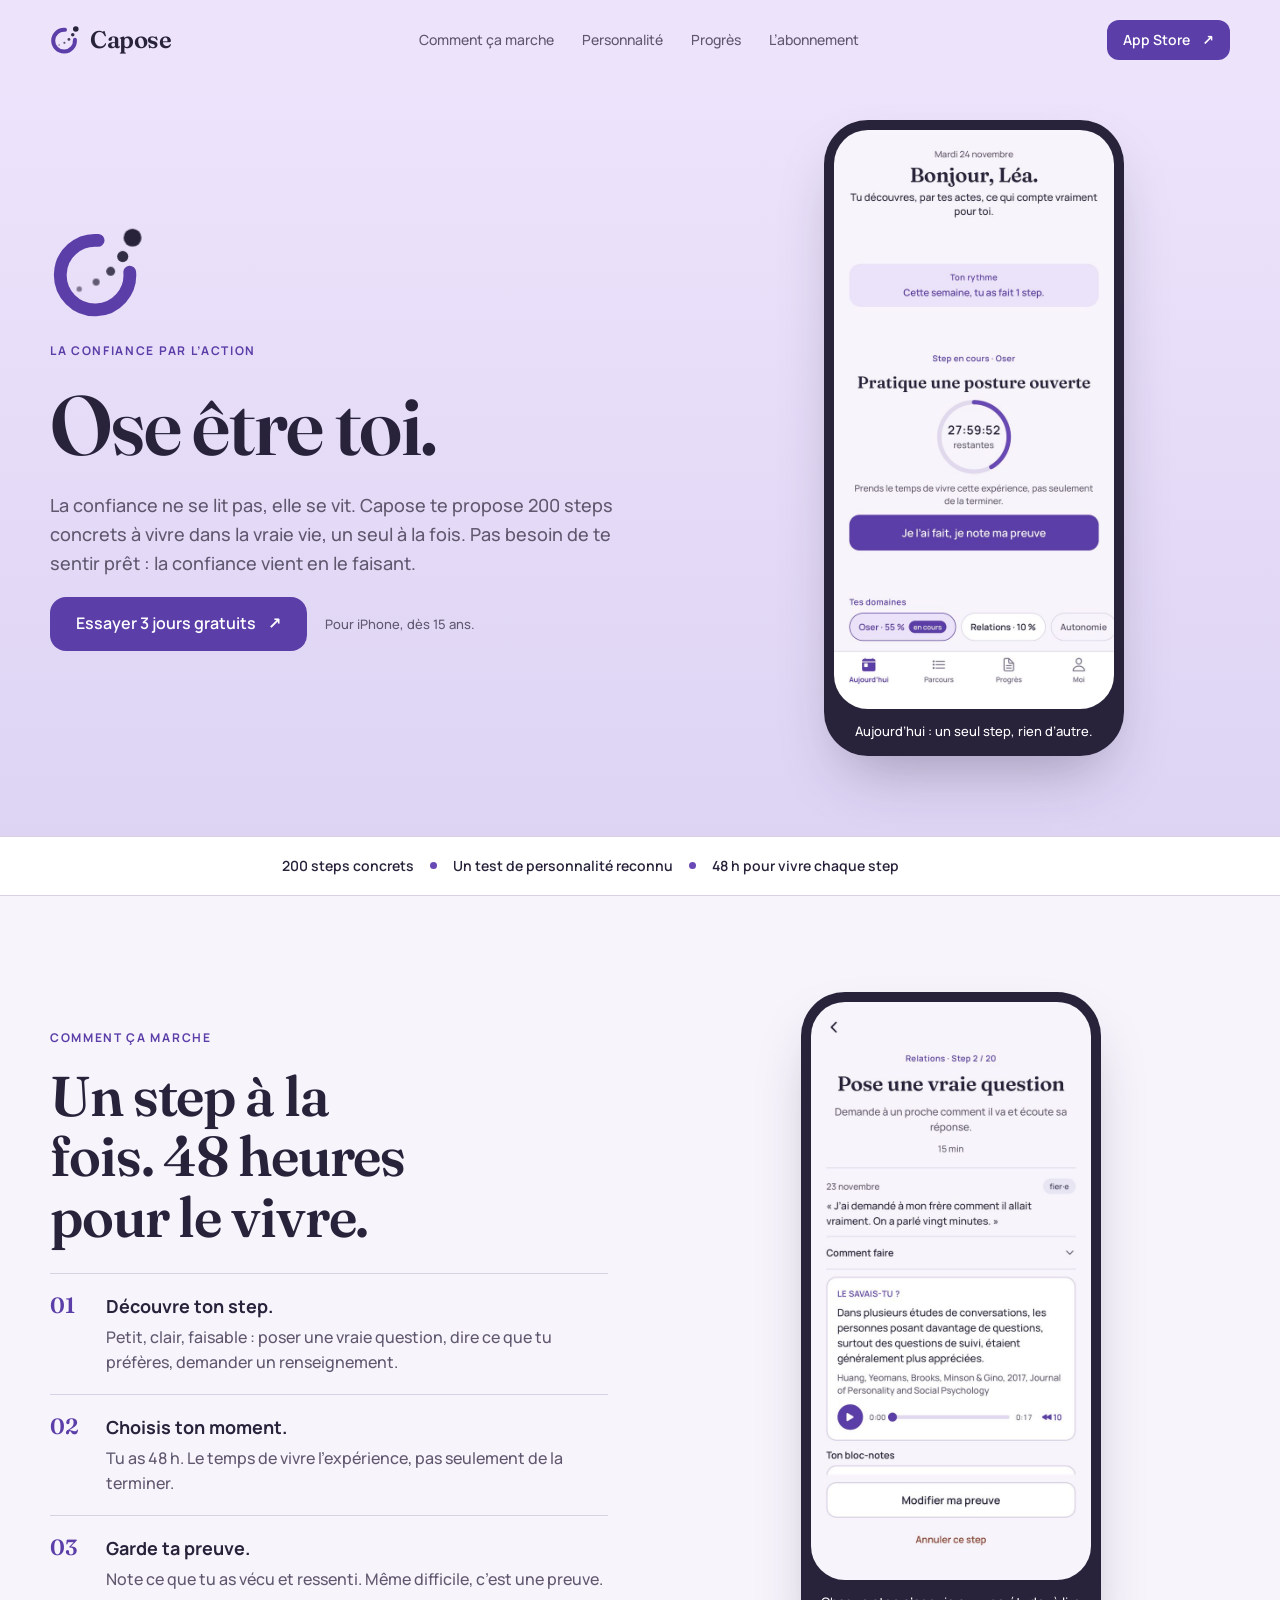
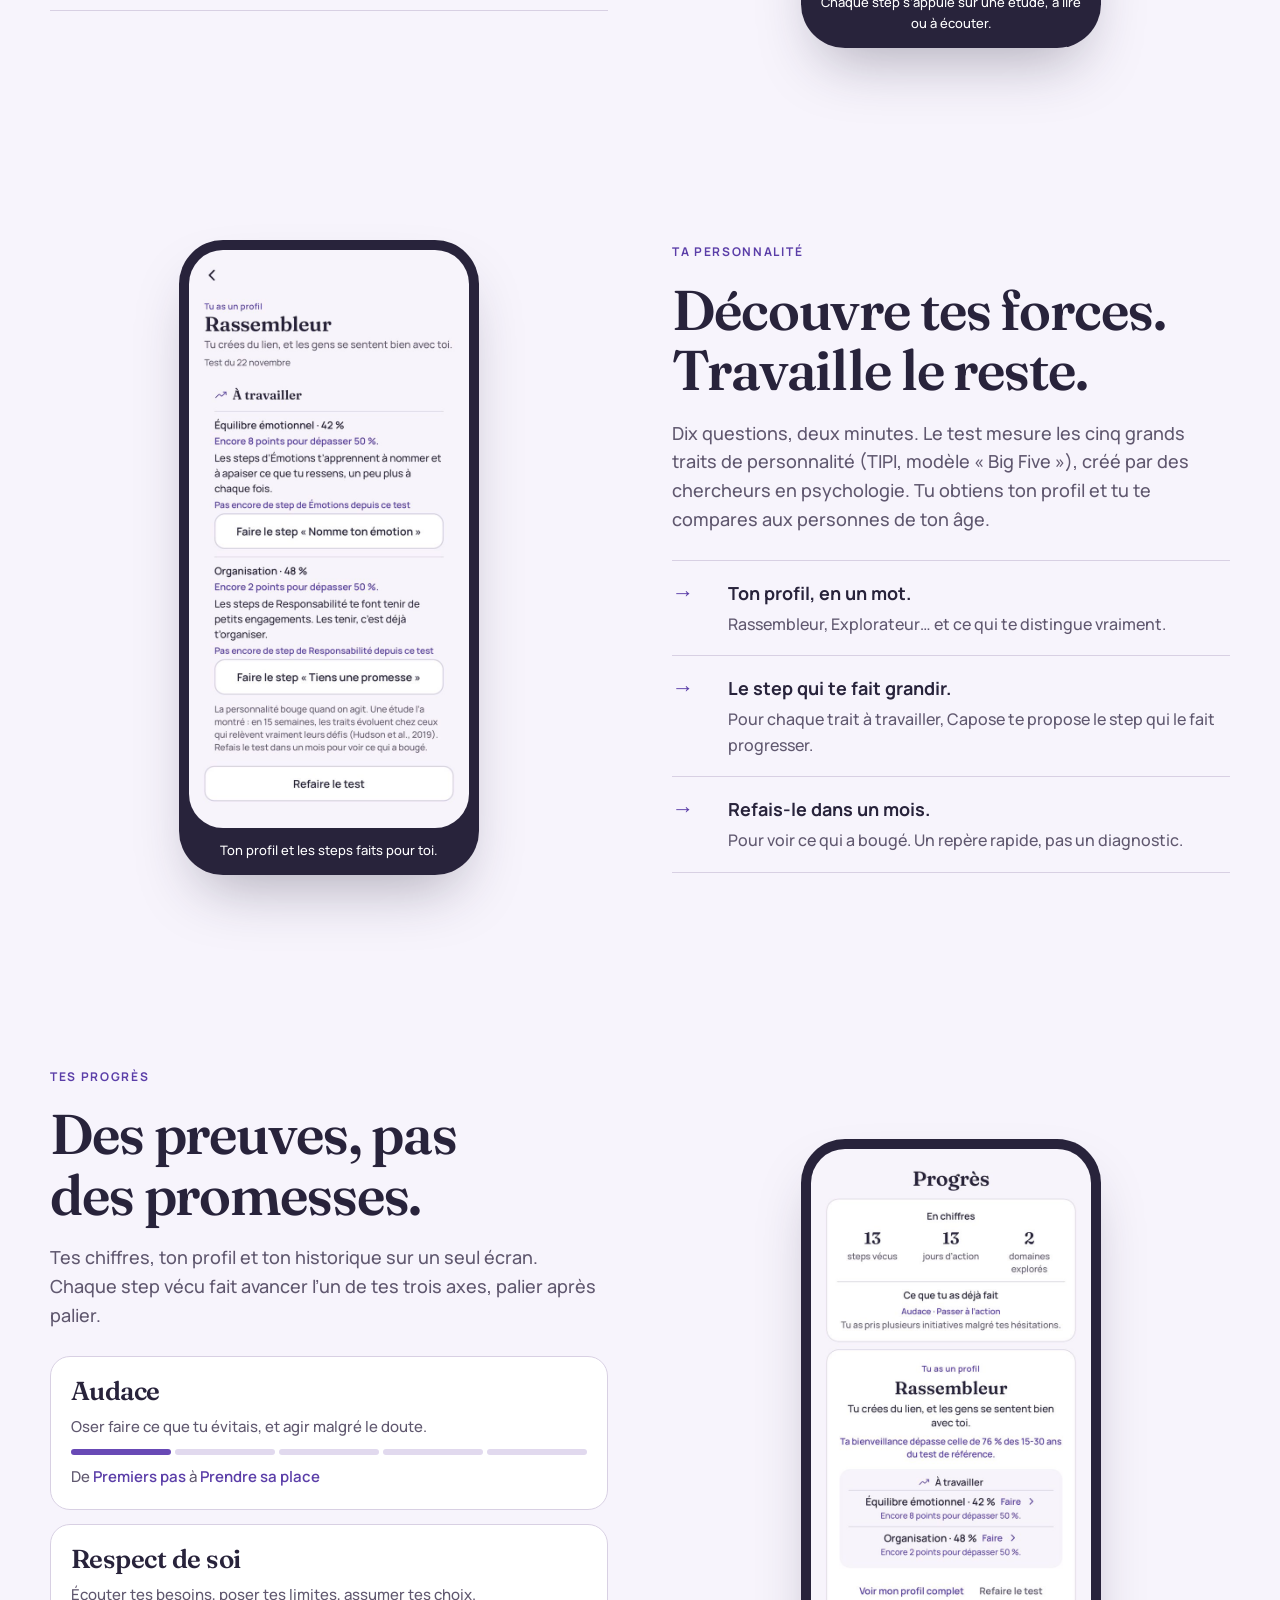
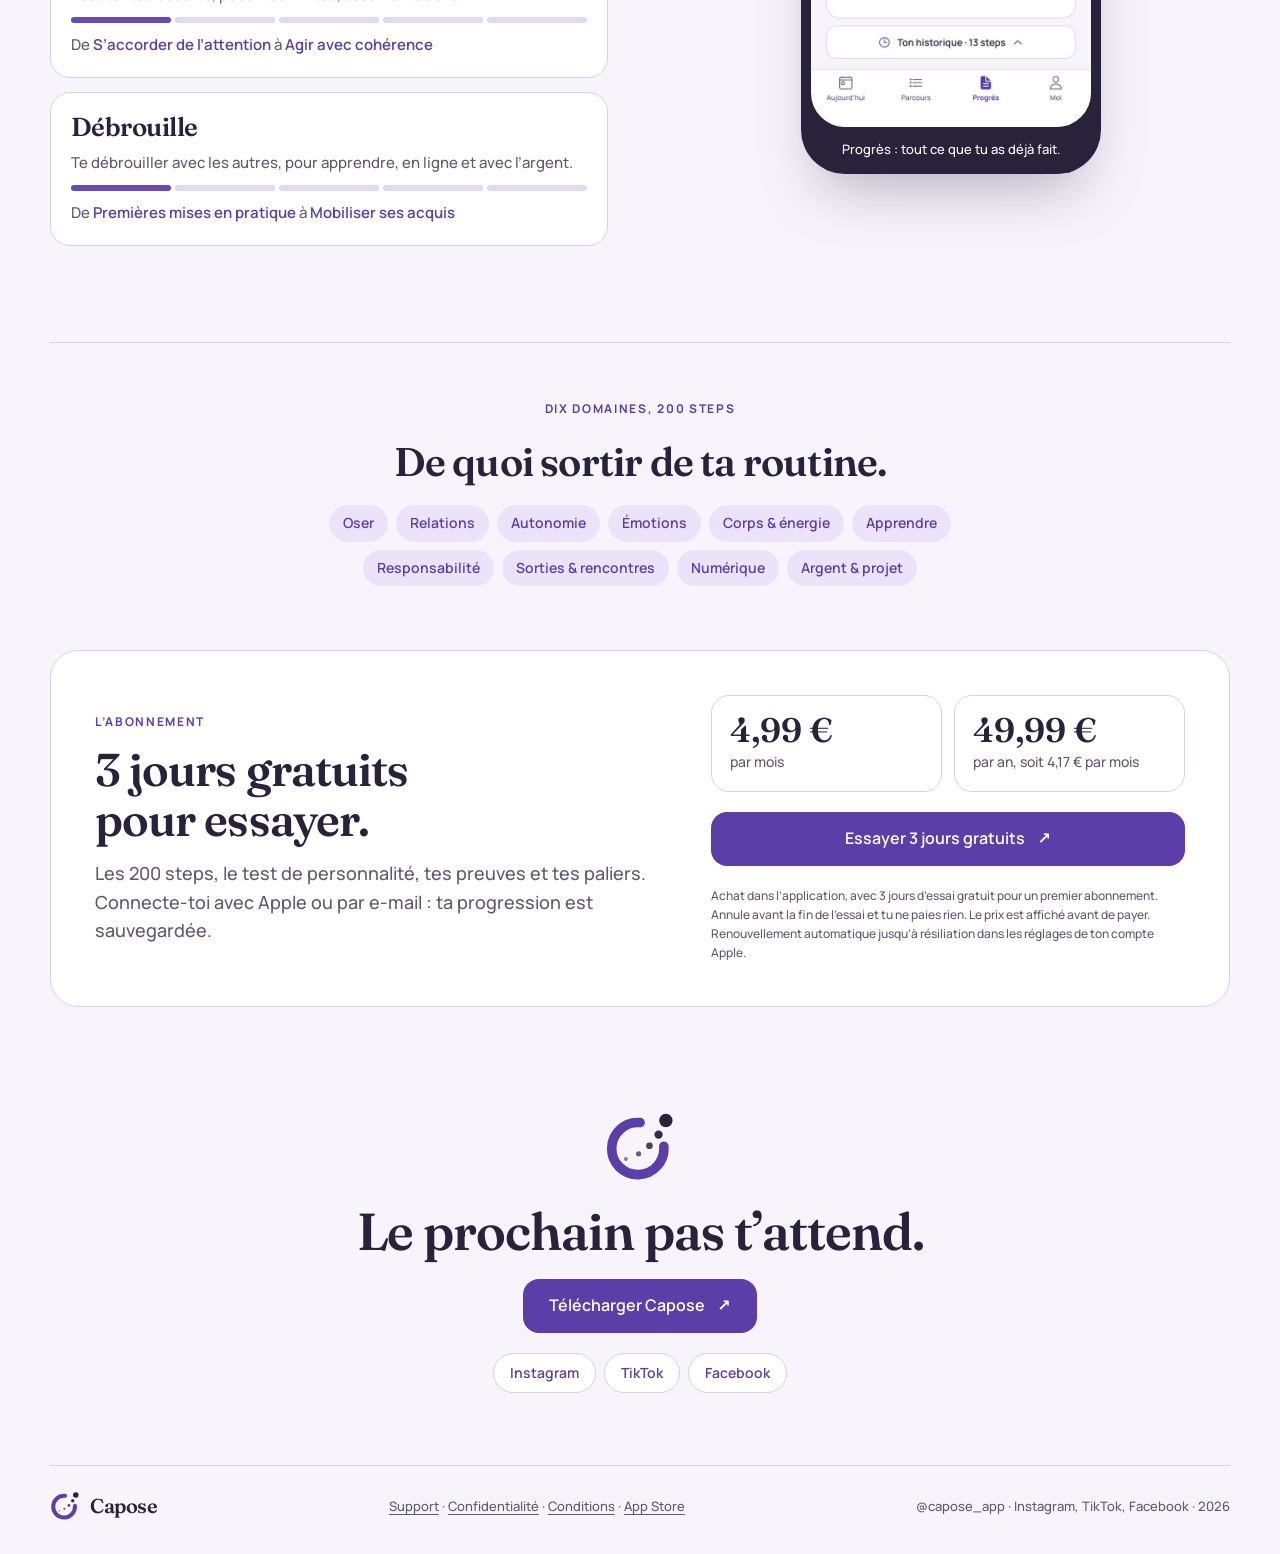
<file: index.html>
<!doctype html>
<html lang="fr"><head><meta charset="utf-8"><meta name="viewport" content="width=device-width,initial-scale=1"><title>Capose · Ose être toi</title><meta name="description" content="Capose : la confiance par l’action. 200 steps concrets à vivre dans la vraie vie, un test de personnalité reconnu par la recherche, et tes preuves gardées. Pour iPhone, 3 jours gratuits."><meta name="theme-color" content="#ede3fb"><link rel="canonical" href="https://capose.net/"><meta property="og:type" content="website"><meta property="og:url" content="https://capose.net/"><meta property="og:title" content="Capose · Ose être toi"><meta property="og:description" content="200 steps concrets à vivre dans la vraie vie, un seul à la fois. 3 jours gratuits sur l’App Store."><meta property="og:image" content="https://capose.net/assets/capose-icon.png"><meta name="apple-itunes-app" content="app-id=6814991490"><link rel="icon" href="data:image/svg+xml,%3Csvg xmlns='http://www.w3.org/2000/svg' viewBox='170 170 690 690'%3E%3Cpath d='M743 508.2A250 250 0 1 1 515.8 281' stroke='%235B3EA8' stroke-width='92' stroke-linecap='round' fill='none'/%3E%3Ccircle cx='763' cy='261' r='64' fill='%2328233B'/%3E%3C/svg%3E"><link rel="apple-touch-icon" href="assets/capose-icon.png"><link rel="preconnect" href="https://fonts.googleapis.com"><link rel="preconnect" href="https://fonts.gstatic.com" crossorigin><link rel="stylesheet" href="style.css"></head>
<body>
<svg width="0" height="0" style="position:absolute" aria-hidden="true"><symbol id="mark" viewBox="170 170 690 690"><path d="M743 508.2A250 250 0 1 1 515.8 281" stroke="#5B3EA8" stroke-width="92" stroke-linecap="round" fill="none"/><circle cx="380" cy="630" r="19" fill="#28233B" opacity=".55"/><circle cx="501.4" cy="580.7" r="25" fill="#28233B" opacity=".7"/><circle cx="605.8" cy="502.8" r="32" fill="#28233B" opacity=".85"/><circle cx="692.9" cy="396.2" r="40" fill="#28233B" opacity=".95"/><circle cx="763" cy="261" r="64" fill="#28233B"/></symbol></svg>
<a href="#contenu" class="skip">Aller au contenu</a>
<div class="top-band">
<header class="nav wrap"><a href="./" class="logo" aria-label="Capose, accueil"><svg aria-hidden="true"><use href="#mark"/></svg>Capose</a><nav aria-label="Navigation principale"><a href="#comment">Comment ça marche</a><a href="#personnalite">Personnalité</a><a href="#progres">Progrès</a><a href="#abonnement">L’abonnement</a></nav><a class="button small" href="https://apps.apple.com/fr/app/capose/id6814991490?pt=129487594&amp;ct=site&amp;mt=8">App Store <span aria-hidden="true">↗</span></a></header>
</div>
<main id="contenu">
<div class="hero-band">
<section class="hero wrap">
<div class="hero-copy">
<svg class="motif" viewBox="170 170 690 690" aria-hidden="true"><path class="arc" pathLength="1" d="M743 508.2A250 250 0 1 1 515.8 281" stroke="#5B3EA8" stroke-width="92" stroke-linecap="round" fill="none"/><circle class="dot d1" cx="380" cy="630" r="19" fill="#28233B" opacity=".55"/><circle class="dot d2" cx="501.4" cy="580.7" r="25" fill="#28233B" opacity=".7"/><circle class="dot d3" cx="605.8" cy="502.8" r="32" fill="#28233B" opacity=".85"/><circle class="dot d4" cx="692.9" cy="396.2" r="40" fill="#28233B" opacity=".95"/><circle class="dot d5" cx="763" cy="261" r="64" fill="#28233B"/></svg>
<p class="eyebrow">La confiance par l’action</p>
<h1>Ose être toi.</h1>
<p class="lead">La confiance ne se lit pas, elle se vit. Capose te propose 200 steps concrets à vivre dans la vraie vie, un seul à la fois. Pas besoin de te sentir prêt : la confiance vient en le faisant.</p>
<div class="actions"><a class="button" href="https://apps.apple.com/fr/app/capose/id6814991490?pt=129487594&amp;ct=site&amp;mt=8">Essayer 3 jours gratuits <span aria-hidden="true">↗</span></a><span class="micro">Pour iPhone, dès 15 ans.</span></div>
</div>
<figure class="phone"><img src="assets/capose-aujourdhui.jpg" width="640" height="1322" alt="L’onglet Aujourd’hui de Capose : « Bonjour, Léa. », ton rythme de la semaine, et le step en cours « Pratique une posture ouverte » avec 27 h 59 restantes."><figcaption>Aujourd’hui : un seul step, rien d’autre.</figcaption></figure>
</section>
</div>
<div class="strip"><ul class="wrap"><li>200 steps concrets</li><li>Un test de personnalité reconnu</li><li>48 h pour vivre chaque step</li></ul></div>

<section id="comment" class="section wrap">
<div class="section-copy">
<p class="eyebrow">Comment ça marche</p>
<h2>Un step à la fois. 48&nbsp;heures pour le vivre.</h2>
<ol class="how">
<li><b>01</b><strong>Découvre ton step.</strong><span>Petit, clair, faisable : poser une vraie question, dire ce que tu préfères, demander un renseignement.</span></li>
<li><b>02</b><strong>Choisis ton moment.</strong><span>Tu as 48 h. Le temps de vivre l’expérience, pas seulement de la terminer.</span></li>
<li><b>03</b><strong>Garde ta preuve.</strong><span>Note ce que tu as vécu et ressenti. Même difficile, c’est une preuve.</span></li>
</ol>
</div>
<figure class="phone"><img src="assets/capose-step.jpg" width="640" height="1322" loading="lazy" alt="Le step « Pose une vraie question » dans Capose, avec la preuve notée le 23 novembre et la carte « Le savais-tu ? » qui cite une étude, à écouter."><figcaption>Chaque step s’appuie sur une étude, à lire ou à écouter.</figcaption></figure>
</section>

<section id="personnalite" class="section flip wrap">
<div class="section-copy">
<p class="eyebrow">Ta personnalité</p>
<h2>Découvre tes forces. Travaille le reste.</h2>
<p class="lead">Dix questions, deux minutes. Le test mesure les cinq grands traits de personnalité (TIPI, modèle « Big Five »), créé par des chercheurs en psychologie. Tu obtiens ton profil et tu te compares aux personnes de ton âge.</p>
<ul class="how">
<li><b>→</b><strong>Ton profil, en un mot.</strong><span>Rassembleur, Explorateur… et ce qui te distingue vraiment.</span></li>
<li><b>→</b><strong>Le step qui te fait grandir.</strong><span>Pour chaque trait à travailler, Capose te propose le step qui le fait progresser.</span></li>
<li><b>→</b><strong>Refais-le dans un mois.</strong><span>Pour voir ce qui a bougé. Un repère rapide, pas un diagnostic.</span></li>
</ul>
</div>
<figure class="phone"><img src="assets/capose-profil.jpg" width="640" height="1322" loading="lazy" alt="Le profil de personnalité « Rassembleur » dans Capose, avec les traits à travailler, Équilibre émotionnel 42 % et Organisation 48 %, et le step proposé pour chacun."><figcaption>Ton profil et les steps faits pour toi.</figcaption></figure>
</section>

<section id="progres" class="section wrap">
<div class="section-copy">
<p class="eyebrow">Tes progrès</p>
<h2>Des preuves, pas des promesses.</h2>
<p class="lead">Tes chiffres, ton profil et ton historique sur un seul écran. Chaque step vécu fait avancer l’un de tes trois axes, palier après palier.</p>
<ul class="axes">
<li class="axis"><h3>Audace</h3><p>Oser faire ce que tu évitais, et agir malgré le doute.</p><div class="bar" aria-hidden="true"><i class="on"></i><i></i><i></i><i></i><i></i></div><p class="range">De <em>Premiers pas</em> à <em>Prendre sa place</em></p></li>
<li class="axis"><h3>Respect de soi</h3><p>Écouter tes besoins, poser tes limites, assumer tes choix.</p><div class="bar" aria-hidden="true"><i class="on"></i><i></i><i></i><i></i><i></i></div><p class="range">De <em>S’accorder de l’attention</em> à <em>Agir avec cohérence</em></p></li>
<li class="axis"><h3>Débrouille</h3><p>Te débrouiller avec les autres, pour apprendre, en ligne et avec l’argent.</p><div class="bar" aria-hidden="true"><i class="on"></i><i></i><i></i><i></i><i></i></div><p class="range">De <em>Premières mises en pratique</em> à <em>Mobiliser ses acquis</em></p></li>
</ul>
</div>
<figure class="phone"><img src="assets/capose-progres.jpg" width="640" height="1322" loading="lazy" alt="L’onglet Progrès de Capose : 13 steps vécus, 13 jours d’action, 2 domaines explorés, le profil Rassembleur et l’historique."><figcaption>Progrès : tout ce que tu as déjà fait.</figcaption></figure>
</section>

<section class="domains wrap">
<p class="eyebrow">Dix domaines, 200 steps</p>
<h2>De quoi sortir de ta routine.</h2>
<ul class="chips"><li>Oser</li><li>Relations</li><li>Autonomie</li><li>Émotions</li><li>Corps &amp; énergie</li><li>Apprendre</li><li>Responsabilité</li><li>Sorties &amp; rencontres</li><li>Numérique</li><li>Argent &amp; projet</li></ul>
</section>

<section id="abonnement" class="wrap offer">
<div class="offer-copy">
<p class="eyebrow">L’abonnement</p>
<h2>3 jours gratuits pour essayer.</h2>
<p class="lead">Les 200 steps, le test de personnalité, tes preuves et tes paliers. Connecte-toi avec Apple ou par e-mail : ta progression est sauvegardée.</p>
</div>
<div class="prices"><p class="price"><strong>4,99 €</strong><span>par mois</span></p><p class="price"><strong>49,99 €</strong><span>par an, soit 4,17 € par mois</span></p></div>
<a class="button" href="https://apps.apple.com/fr/app/capose/id6814991490?pt=129487594&amp;ct=site&amp;mt=8">Essayer 3 jours gratuits <span aria-hidden="true">↗</span></a>
<small>Achat dans l’application, avec 3 jours d’essai gratuit pour un premier abonnement. Annule avant la fin de l’essai et tu ne paies rien. Le prix est affiché avant de payer. Renouvellement automatique jusqu’à résiliation dans les réglages de ton compte Apple.</small>
</section>

<section class="closing wrap">
<svg class="motif" aria-hidden="true"><use href="#mark"/></svg>
<h2>Le prochain pas t’attend.</h2>
<a class="button" href="https://apps.apple.com/fr/app/capose/id6814991490?pt=129487594&amp;ct=site&amp;mt=8">Télécharger Capose <span aria-hidden="true">↗</span></a>
<nav class="social" aria-label="Capose sur les réseaux"><a href="https://www.instagram.com/capose_app/">Instagram</a><a href="https://www.tiktok.com/@capose_app">TikTok</a><a href="https://www.facebook.com/profile.php?id=61595583734431">Facebook</a></nav>
</section>
</main>

<footer class="wrap footer"><a href="./" class="logo"><svg aria-hidden="true"><use href="#mark"/></svg>Capose</a><nav aria-label="Informations légales"><a href="support.html">Support</a> · <a href="privacy.html">Confidentialité</a> · <a href="terms.html">Conditions</a> · <a href="https://apps.apple.com/fr/app/capose/id6814991490?pt=129487594&amp;ct=site&amp;mt=8">App Store</a></nav><span>@capose_app · Instagram, TikTok, Facebook · 2026</span></footer>
</body></html>
</file>
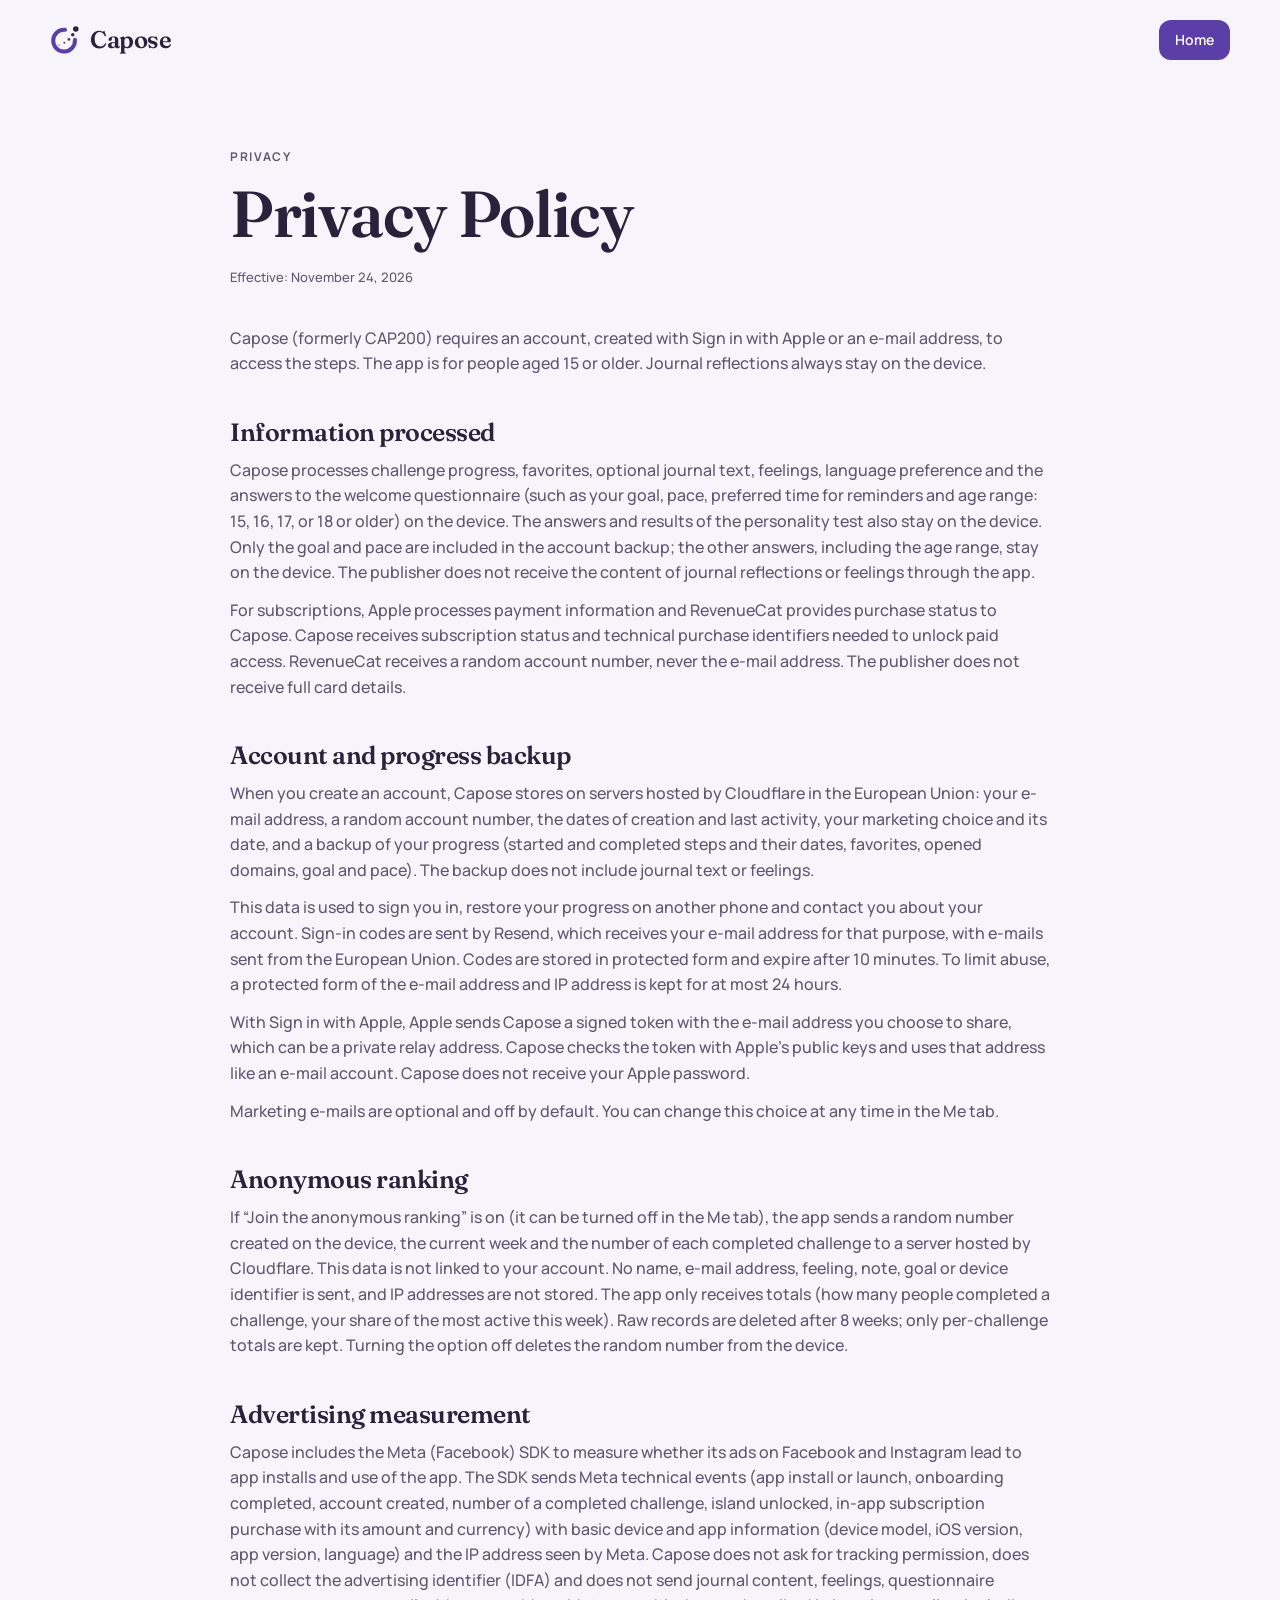
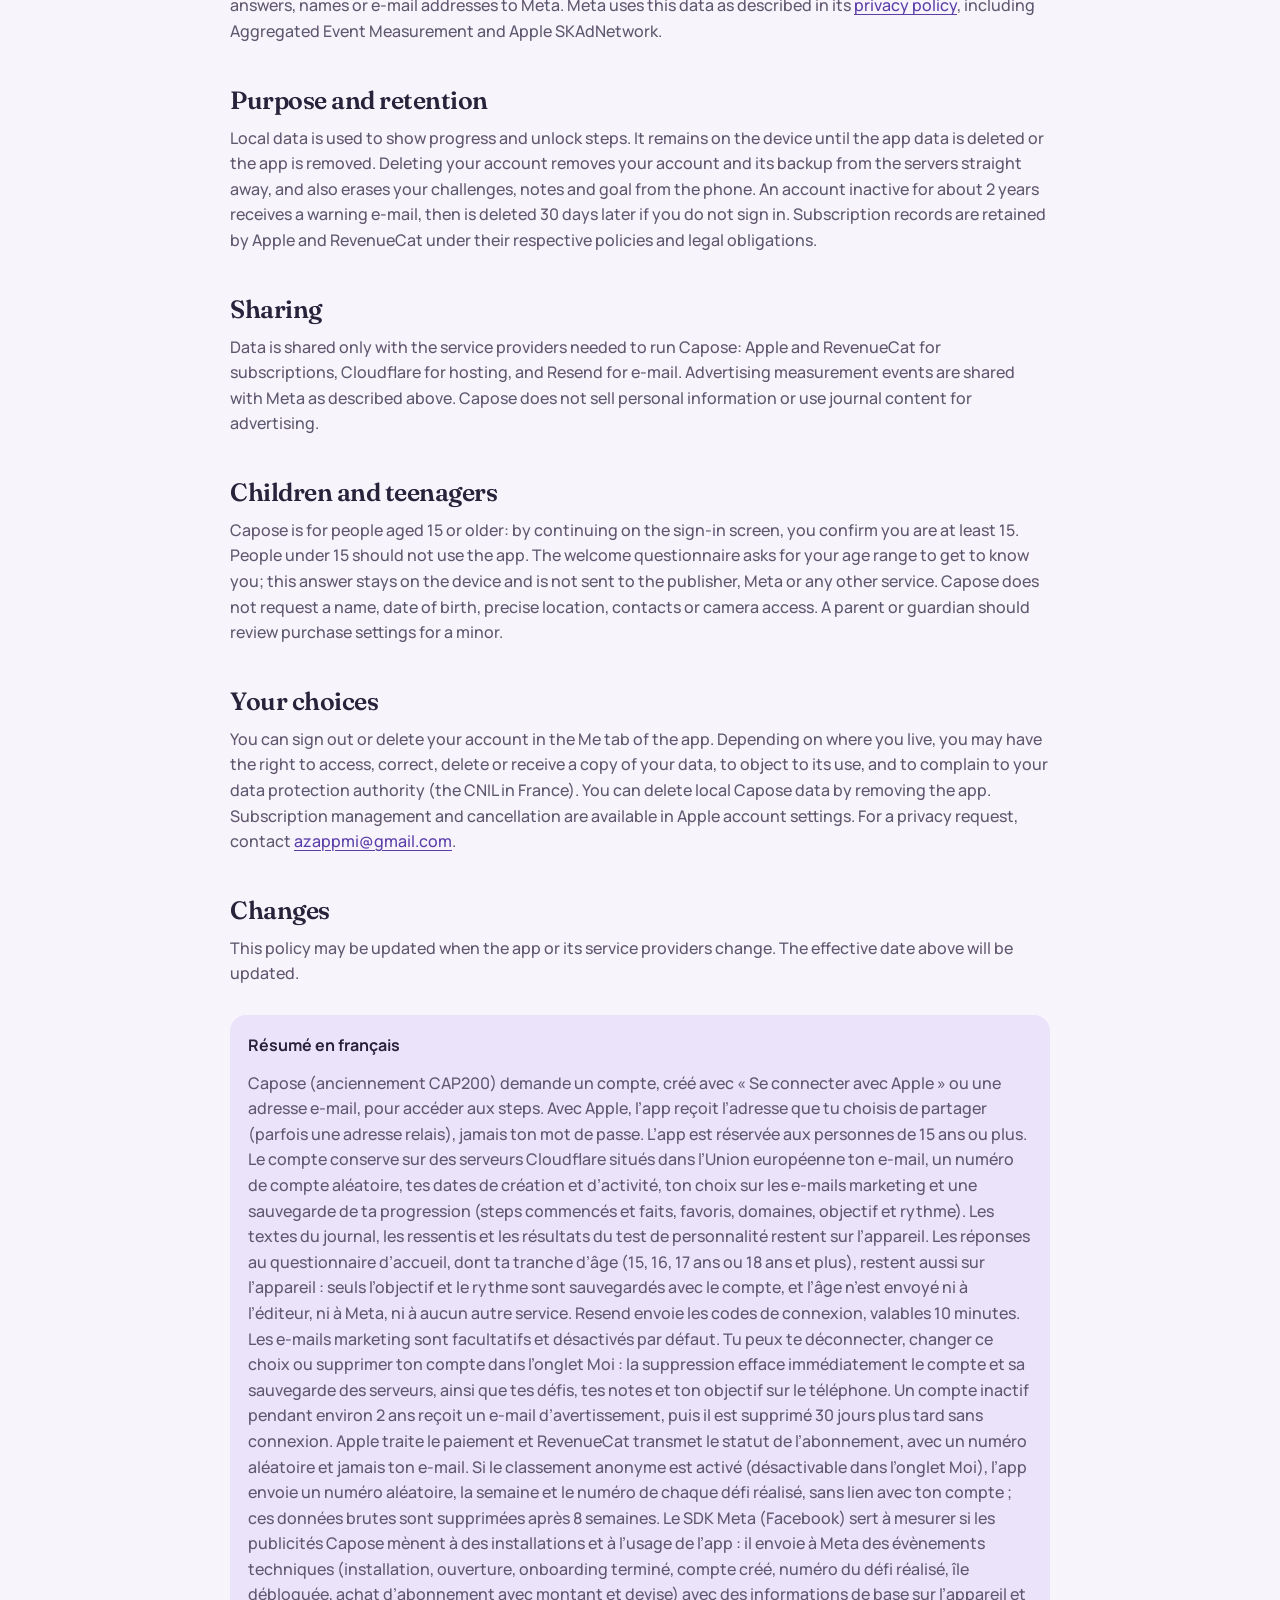
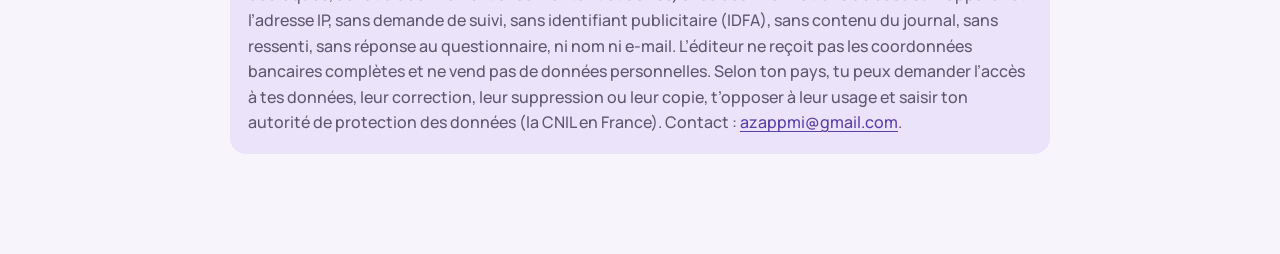
<file: privacy.html>
<!doctype html><html lang="en"><head><meta charset="utf-8"><meta name="viewport" content="width=device-width,initial-scale=1"><title>Capose Privacy Policy</title><meta name="description" content="Privacy policy for the Capose mobile application."><link rel="stylesheet" href="legal.css"></head><body><header class="nav wrap"><a href="./" class="logo" aria-label="Capose, accueil"><svg viewBox="170 170 690 690" aria-hidden="true"><path d="M743 508.2A250 250 0 1 1 515.8 281" stroke="#5B3EA8" stroke-width="92" stroke-linecap="round" fill="none"/><circle cx="380" cy="630" r="19" fill="#28233B" opacity=".55"/><circle cx="501.4" cy="580.7" r="25" fill="#28233B" opacity=".7"/><circle cx="605.8" cy="502.8" r="32" fill="#28233B" opacity=".85"/><circle cx="692.9" cy="396.2" r="40" fill="#28233B" opacity=".95"/><circle cx="763" cy="261" r="64" fill="#28233B"/></svg>Capose</a><a class="button small" href="./">Home</a></header><main class="wrap legal"><p class="eyebrow">PRIVACY</p><h1>Privacy Policy</h1><p class="updated">Effective: November 24, 2026</p><p>Capose (formerly CAP200) requires an account, created with Sign in with Apple or an e-mail address, to access the steps. The app is for people aged 15 or older. Journal reflections always stay on the device.</p><h2>Information processed</h2><p>Capose processes challenge progress, favorites, optional journal text, feelings, language preference and the answers to the welcome questionnaire (such as your goal, pace, preferred time for reminders and age range: 15, 16, 17, or 18 or older) on the device. The answers and results of the personality test also stay on the device. Only the goal and pace are included in the account backup; the other answers, including the age range, stay on the device. The publisher does not receive the content of journal reflections or feelings through the app.</p><p>For subscriptions, Apple processes payment information and RevenueCat provides purchase status to Capose. Capose receives subscription status and technical purchase identifiers needed to unlock paid access. RevenueCat receives a random account number, never the e-mail address. The publisher does not receive full card details.</p><h2>Account and progress backup</h2><p>When you create an account, Capose stores on servers hosted by Cloudflare in the European Union: your e-mail address, a random account number, the dates of creation and last activity, your marketing choice and its date, and a backup of your progress (started and completed steps and their dates, favorites, opened domains, goal and pace). The backup does not include journal text or feelings.</p><p>This data is used to sign you in, restore your progress on another phone and contact you about your account. Sign-in codes are sent by Resend, which receives your e-mail address for that purpose, with e-mails sent from the European Union. Codes are stored in protected form and expire after 10 minutes. To limit abuse, a protected form of the e-mail address and IP address is kept for at most 24 hours.</p><p>With Sign in with Apple, Apple sends Capose a signed token with the e-mail address you choose to share, which can be a private relay address. Capose checks the token with Apple’s public keys and uses that address like an e-mail account. Capose does not receive your Apple password.</p><p>Marketing e-mails are optional and off by default. You can change this choice at any time in the Me tab.</p><h2>Anonymous ranking</h2><p>If “Join the anonymous ranking” is on (it can be turned off in the Me tab), the app sends a random number created on the device, the current week and the number of each completed challenge to a server hosted by Cloudflare. This data is not linked to your account. No name, e-mail address, feeling, note, goal or device identifier is sent, and IP addresses are not stored. The app only receives totals (how many people completed a challenge, your share of the most active this week). Raw records are deleted after 8 weeks; only per-challenge totals are kept. Turning the option off deletes the random number from the device.</p><h2>Advertising measurement</h2><p>Capose includes the Meta (Facebook) SDK to measure whether its ads on Facebook and Instagram lead to app installs and use of the app. The SDK sends Meta technical events (app install or launch, onboarding completed, account created, number of a completed challenge, island unlocked, in-app subscription purchase with its amount and currency) with basic device and app information (device model, iOS version, app version, language) and the IP address seen by Meta. Capose does not ask for tracking permission, does not collect the advertising identifier (IDFA) and does not send journal content, feelings, questionnaire answers, names or e-mail addresses to Meta. Meta uses this data as described in its <a href="https://www.facebook.com/privacy/policy/">privacy policy</a>, including Aggregated Event Measurement and Apple SKAdNetwork.</p><h2>Purpose and retention</h2><p>Local data is used to show progress and unlock steps. It remains on the device until the app data is deleted or the app is removed. Deleting your account removes your account and its backup from the servers straight away, and also erases your challenges, notes and goal from the phone. An account inactive for about 2 years receives a warning e-mail, then is deleted 30 days later if you do not sign in. Subscription records are retained by Apple and RevenueCat under their respective policies and legal obligations.</p><h2>Sharing</h2><p>Data is shared only with the service providers needed to run Capose: Apple and RevenueCat for subscriptions, Cloudflare for hosting, and Resend for e-mail. Advertising measurement events are shared with Meta as described above. Capose does not sell personal information or use journal content for advertising.</p><h2>Children and teenagers</h2><p>Capose is for people aged 15 or older: by continuing on the sign-in screen, you confirm you are at least 15. People under 15 should not use the app. The welcome questionnaire asks for your age range to get to know you; this answer stays on the device and is not sent to the publisher, Meta or any other service. Capose does not request a name, date of birth, precise location, contacts or camera access. A parent or guardian should review purchase settings for a minor.</p><h2>Your choices</h2><p>You can sign out or delete your account in the Me tab of the app. Depending on where you live, you may have the right to access, correct, delete or receive a copy of your data, to object to its use, and to complain to your data protection authority (the CNIL in France). You can delete local Capose data by removing the app. Subscription management and cancellation are available in Apple account settings. For a privacy request, contact <a href="mailto:azappmi@gmail.com">azappmi@gmail.com</a>.</p><h2>Changes</h2><p>This policy may be updated when the app or its service providers change. The effective date above will be updated.</p><div class="language-note"><strong>Résumé en français</strong><p>Capose (anciennement CAP200) demande un compte, créé avec « Se connecter avec Apple » ou une adresse e-mail, pour accéder aux steps. Avec Apple, l’app reçoit l’adresse que tu choisis de partager (parfois une adresse relais), jamais ton mot de passe. L’app est réservée aux personnes de 15 ans ou plus. Le compte conserve sur des serveurs Cloudflare situés dans l’Union européenne ton e-mail, un numéro de compte aléatoire, tes dates de création et d’activité, ton choix sur les e-mails marketing et une sauvegarde de ta progression (steps commencés et faits, favoris, domaines, objectif et rythme). Les textes du journal, les ressentis et les résultats du test de personnalité restent sur l’appareil. Les réponses au questionnaire d’accueil, dont ta tranche d’âge (15, 16, 17 ans ou 18 ans et plus), restent aussi sur l’appareil : seuls l’objectif et le rythme sont sauvegardés avec le compte, et l’âge n’est envoyé ni à l’éditeur, ni à Meta, ni à aucun autre service. Resend envoie les codes de connexion, valables 10 minutes. Les e-mails marketing sont facultatifs et désactivés par défaut. Tu peux te déconnecter, changer ce choix ou supprimer ton compte dans l’onglet Moi : la suppression efface immédiatement le compte et sa sauvegarde des serveurs, ainsi que tes défis, tes notes et ton objectif sur le téléphone. Un compte inactif pendant environ 2 ans reçoit un e-mail d’avertissement, puis il est supprimé 30 jours plus tard sans connexion. Apple traite le paiement et RevenueCat transmet le statut de l’abonnement, avec un numéro aléatoire et jamais ton e-mail. Si le classement anonyme est activé (désactivable dans l’onglet Moi), l’app envoie un numéro aléatoire, la semaine et le numéro de chaque défi réalisé, sans lien avec ton compte ; ces données brutes sont supprimées après 8 semaines. Le SDK Meta (Facebook) sert à mesurer si les publicités Capose mènent à des installations et à l’usage de l’app : il envoie à Meta des évènements techniques (installation, ouverture, onboarding terminé, compte créé, numéro du défi réalisé, île débloquée, achat d’abonnement avec montant et devise) avec des informations de base sur l’appareil et l’adresse IP, sans demande de suivi, sans identifiant publicitaire (IDFA), sans contenu du journal, sans ressenti, sans réponse au questionnaire, ni nom ni e-mail. L’éditeur ne reçoit pas les coordonnées bancaires complètes et ne vend pas de données personnelles. Selon ton pays, tu peux demander l’accès à tes données, leur correction, leur suppression ou leur copie, t’opposer à leur usage et saisir ton autorité de protection des données (la CNIL en France). Contact : <a href="mailto:azappmi@gmail.com">azappmi@gmail.com</a>.</p></div></main></body></html>
</file>
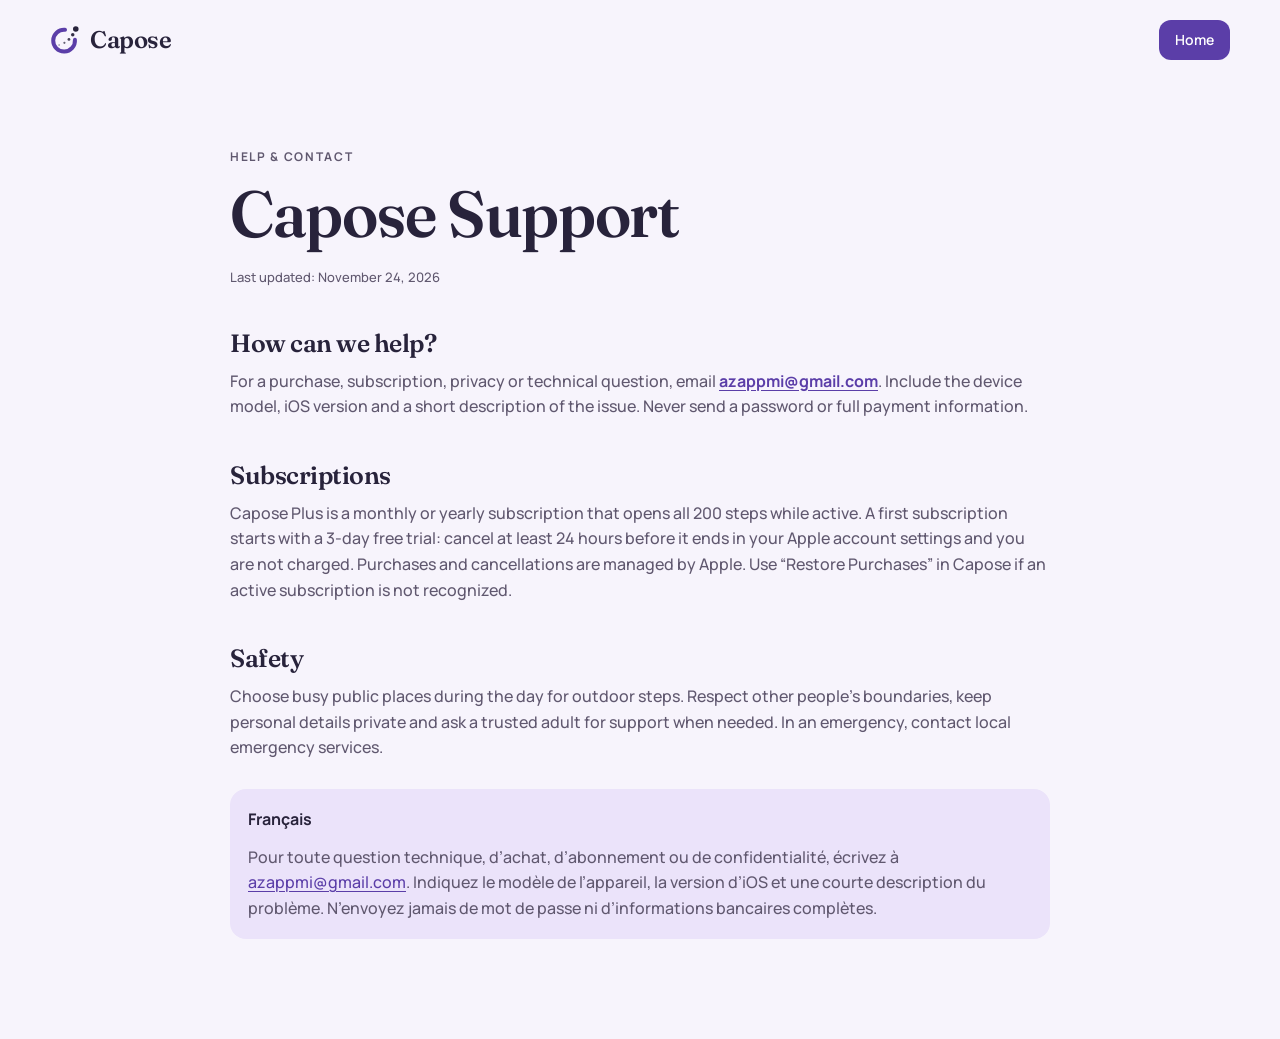
<file: support.html>
<!doctype html><html lang="en"><head><meta charset="utf-8"><meta name="viewport" content="width=device-width,initial-scale=1"><title>Capose Support</title><meta name="description" content="Support and contact information for the Capose mobile application."><link rel="stylesheet" href="legal.css"></head><body><header class="nav wrap"><a href="./" class="logo" aria-label="Capose, accueil"><svg viewBox="170 170 690 690" aria-hidden="true"><path d="M743 508.2A250 250 0 1 1 515.8 281" stroke="#5B3EA8" stroke-width="92" stroke-linecap="round" fill="none"/><circle cx="380" cy="630" r="19" fill="#28233B" opacity=".55"/><circle cx="501.4" cy="580.7" r="25" fill="#28233B" opacity=".7"/><circle cx="605.8" cy="502.8" r="32" fill="#28233B" opacity=".85"/><circle cx="692.9" cy="396.2" r="40" fill="#28233B" opacity=".95"/><circle cx="763" cy="261" r="64" fill="#28233B"/></svg>Capose</a><a class="button small" href="./">Home</a></header><main class="wrap legal"><p class="eyebrow">HELP & CONTACT</p><h1>Capose Support</h1><p class="updated">Last updated: November 24, 2026</p><h2>How can we help?</h2><p>For a purchase, subscription, privacy or technical question, email <a href="mailto:azappmi@gmail.com"><strong>azappmi@gmail.com</strong></a>. Include the device model, iOS version and a short description of the issue. Never send a password or full payment information.</p><h2>Subscriptions</h2><p>Capose Plus is a monthly or yearly subscription that opens all 200 steps while active. A first subscription starts with a 3-day free trial: cancel at least 24 hours before it ends in your Apple account settings and you are not charged. Purchases and cancellations are managed by Apple. Use “Restore Purchases” in Capose if an active subscription is not recognized.</p><h2>Safety</h2><p>Choose busy public places during the day for outdoor steps. Respect other people’s boundaries, keep personal details private and ask a trusted adult for support when needed. In an emergency, contact local emergency services.</p><div class="language-note"><strong>Français</strong><p>Pour toute question technique, d’achat, d’abonnement ou de confidentialité, écrivez à <a href="mailto:azappmi@gmail.com">azappmi@gmail.com</a>. Indiquez le modèle de l’appareil, la version d’iOS et une courte description du problème. N’envoyez jamais de mot de passe ni d’informations bancaires complètes.</p></div></main></body></html>
</file>
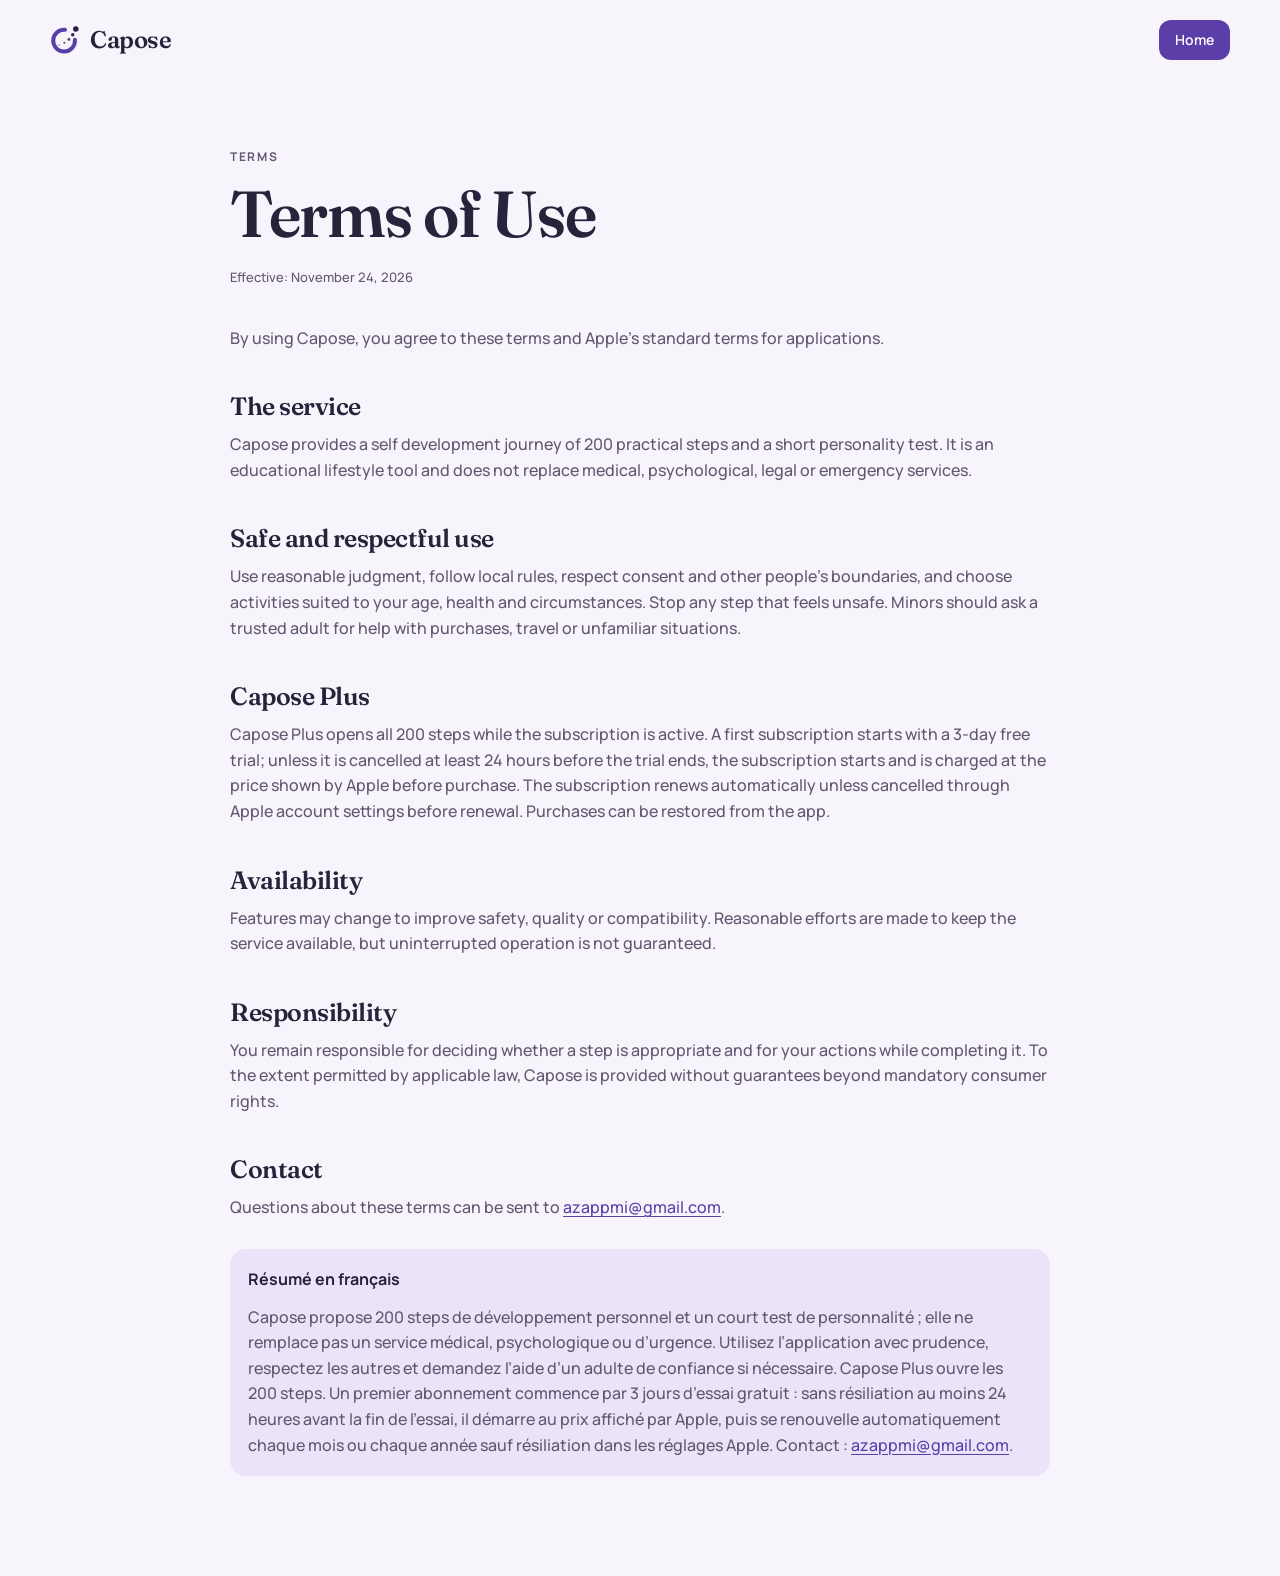
<file: terms.html>
<!doctype html><html lang="en"><head><meta charset="utf-8"><meta name="viewport" content="width=device-width,initial-scale=1"><title>Capose Terms of Use</title><meta name="description" content="Terms of use for the Capose mobile application."><link rel="stylesheet" href="legal.css"></head><body><header class="nav wrap"><a href="./" class="logo" aria-label="Capose, accueil"><svg viewBox="170 170 690 690" aria-hidden="true"><path d="M743 508.2A250 250 0 1 1 515.8 281" stroke="#5B3EA8" stroke-width="92" stroke-linecap="round" fill="none"/><circle cx="380" cy="630" r="19" fill="#28233B" opacity=".55"/><circle cx="501.4" cy="580.7" r="25" fill="#28233B" opacity=".7"/><circle cx="605.8" cy="502.8" r="32" fill="#28233B" opacity=".85"/><circle cx="692.9" cy="396.2" r="40" fill="#28233B" opacity=".95"/><circle cx="763" cy="261" r="64" fill="#28233B"/></svg>Capose</a><a class="button small" href="./">Home</a></header><main class="wrap legal"><p class="eyebrow">TERMS</p><h1>Terms of Use</h1><p class="updated">Effective: November 24, 2026</p><p>By using Capose, you agree to these terms and Apple’s standard terms for applications.</p><h2>The service</h2><p>Capose provides a self development journey of 200 practical steps and a short personality test. It is an educational lifestyle tool and does not replace medical, psychological, legal or emergency services.</p><h2>Safe and respectful use</h2><p>Use reasonable judgment, follow local rules, respect consent and other people’s boundaries, and choose activities suited to your age, health and circumstances. Stop any step that feels unsafe. Minors should ask a trusted adult for help with purchases, travel or unfamiliar situations.</p><h2>Capose Plus</h2><p>Capose Plus opens all 200 steps while the subscription is active. A first subscription starts with a 3-day free trial; unless it is cancelled at least 24 hours before the trial ends, the subscription starts and is charged at the price shown by Apple before purchase. The subscription renews automatically unless cancelled through Apple account settings before renewal. Purchases can be restored from the app.</p><h2>Availability</h2><p>Features may change to improve safety, quality or compatibility. Reasonable efforts are made to keep the service available, but uninterrupted operation is not guaranteed.</p><h2>Responsibility</h2><p>You remain responsible for deciding whether a step is appropriate and for your actions while completing it. To the extent permitted by applicable law, Capose is provided without guarantees beyond mandatory consumer rights.</p><h2>Contact</h2><p>Questions about these terms can be sent to <a href="mailto:azappmi@gmail.com">azappmi@gmail.com</a>.</p><div class="language-note"><strong>Résumé en français</strong><p>Capose propose 200 steps de développement personnel et un court test de personnalité ; elle ne remplace pas un service médical, psychologique ou d’urgence. Utilisez l’application avec prudence, respectez les autres et demandez l’aide d’un adulte de confiance si nécessaire. Capose Plus ouvre les 200 steps. Un premier abonnement commence par 3 jours d’essai gratuit : sans résiliation au moins 24 heures avant la fin de l’essai, il démarre au prix affiché par Apple, puis se renouvelle automatiquement chaque mois ou chaque année sauf résiliation dans les réglages Apple. Contact : <a href="mailto:azappmi@gmail.com">azappmi@gmail.com</a>.</p></div></main></body></html>
</file>
<file: style.css>
@import url('https://fonts.googleapis.com/css2?family=Fraunces:opsz,wght@9..144,600&family=Manrope:wght@500;600;700&display=swap');
/* Palette « Lavande affirmée », the same tokens as the app (theme.js). */
:root{--bg:#f7f4fc;--card:#fff;--ink:#28233b;--muted:#60586f;--line:#d8d0e3;--action:#5b3ea8;--action-hover:#4b3190;--tint:#ebe3fa;--track:#e1d9ee;--ring:#6849b5;--head-a:#ede3fb;--head-b:#ddd4f4;--title:'Fraunces',Georgia,'Times New Roman',serif;--text:'Manrope',system-ui,-apple-system,'Segoe UI',sans-serif;color-scheme:light}
*{box-sizing:border-box}
html{scroll-behavior:smooth;scroll-padding-top:24px;-webkit-text-size-adjust:100%}
body{margin:0;background:var(--bg);color:var(--ink);font-family:var(--text);font-weight:500;font-size:16px;line-height:1.6}
a{color:inherit;text-decoration:none}
a:focus-visible{outline:3px solid var(--ring);outline-offset:4px;border-radius:6px}
h1,h2,h3,p{margin:0}
h1,h2,h3{font-family:var(--title);font-weight:600;line-height:1.08;letter-spacing:-.02em;text-wrap:balance}
img{max-width:100%;height:auto;display:block}
.wrap{width:min(1180px,100% - 32px);margin-inline:auto}
.skip{position:absolute;top:-100px;left:16px;background:var(--action);color:#fff;padding:12px 16px;border-radius:10px;z-index:10}
.skip:focus{top:12px}

/* Logo: the app's mark, an arc and dots leaving the circle. */
.logo{display:inline-flex;align-items:center;gap:10px;font-family:var(--title);font-weight:600;font-size:24px;letter-spacing:-.02em;white-space:nowrap}
.logo svg{width:30px;height:30px;flex:none}
.logo span,.logo i{display:none}

.nav{display:flex;align-items:center;justify-content:space-between;gap:16px;padding-block:20px}
.nav nav{display:none;gap:28px;font-size:14px;color:var(--muted)}
.nav nav a:hover{color:var(--ink)}
.button{display:inline-flex;align-items:center;justify-content:center;gap:12px;min-height:52px;padding:14px 26px;border-radius:16px;background:var(--action);color:#fff;font-weight:600;font-size:16px;transition:background .15s}
.button:hover{background:var(--action-hover)}
.button.small{min-height:40px;padding:9px 16px;font-size:14px;border-radius:12px}
.eyebrow{font-size:12px;font-weight:700;letter-spacing:.14em;text-transform:uppercase;color:var(--action)}
.lead{font-size:18px;color:var(--muted);max-width:34em}
.micro{font-size:13px;color:var(--muted)}

/* Hero */
.top-band{background:var(--head-a)}
.hero-band{background:linear-gradient(180deg,var(--head-a),var(--head-b))}
.hero{display:grid;gap:40px;padding-block:24px 56px}
.hero-copy{display:grid;gap:20px;justify-items:start}
.hero .motif{width:96px;height:96px}
h1{font-size:clamp(44px,11vw,84px)}
.actions{display:flex;flex-wrap:wrap;align-items:center;gap:12px 18px}

/* Phones holding real screenshots of the app. */
.phone{margin:0;justify-self:center;width:min(300px,100%);padding:10px;border-radius:44px;background:var(--ink);box-shadow:0 30px 60px -20px rgba(40,35,59,.35)}
.phone img{border-radius:34px;width:100%}
.phone figcaption{color:#fff;font-size:13px;text-align:center;padding:12px 8px 4px}

.strip{border-block:1px solid var(--line);background:var(--card)}
.strip ul{list-style:none;margin:0;padding:18px 0;display:flex;flex-wrap:wrap;justify-content:center;gap:8px 16px;font-weight:600;font-size:14px}
.strip li{display:flex;align-items:center;gap:16px}
.strip li+li:before{content:'';width:7px;height:7px;border-radius:50%;background:var(--ring)}
@media(max-width:519px){.strip ul{flex-direction:column;align-items:center;gap:4px}.strip li+li:before{display:none}}

.section{display:grid;gap:40px;padding-block:64px;align-items:center}
.section-copy{display:grid;gap:18px;min-width:0}
h2{font-size:clamp(34px,7vw,56px)}

.how{list-style:none;margin:8px 0 0;padding:0;display:grid}
.how li{display:grid;grid-template-columns:44px 1fr;gap:4px 12px;padding-block:18px;border-top:1px solid var(--line)}
.how li:last-child{border-bottom:1px solid var(--line)}
.how b{font-family:var(--title);font-weight:600;font-size:22px;color:var(--action);grid-row:span 2;line-height:1.2}
.how strong{font-size:18px;font-weight:700}
.how span{color:var(--muted)}

/* Three axes, each a bar cut into five milestones like on the Aujourd'hui tab. */
.axes{list-style:none;margin:8px 0 0;padding:0;display:grid;gap:14px}
.axis{background:var(--card);border:1px solid var(--line);border-radius:20px;padding:20px;display:grid;gap:10px}
.axis h3{font-size:26px}
.axis p{color:var(--muted);font-size:15px}
.bar{display:flex;gap:4px}
.bar i{flex:1;height:6px;border-radius:3px;background:var(--track)}
.bar i.on{background:var(--ring)}
.range{font-size:13px;color:var(--muted)}
.range em{font-style:normal;color:var(--action);font-weight:600}

.domains{text-align:center;padding-block:56px;border-top:1px solid var(--line);display:grid;gap:22px;justify-items:center}
.domains h2{font-size:clamp(28px,6vw,40px)}
.chips{list-style:none;margin:0;padding:0;display:flex;flex-wrap:wrap;justify-content:center;gap:8px;max-width:760px}
.chips li{padding:7px 14px;border-radius:99px;background:var(--tint);color:var(--action);font-weight:600;font-size:14px}

.offer{background:var(--card);border:1px solid var(--line);border-radius:28px;padding:28px;display:grid;gap:16px;margin-block:8px 64px}
.offer h2{font-size:clamp(30px,6vw,46px)}
.offer-copy{display:grid;gap:14px}
.prices{display:flex;flex-wrap:wrap;gap:12px}
.price{flex:1 1 180px;border:1.5px solid var(--line);border-radius:18px;padding:16px 18px}
.price strong{display:block;font-family:var(--title);font-weight:600;font-size:34px;line-height:1.1}
.price span{color:var(--muted);font-size:14px}
.offer small{color:var(--muted);font-size:12px;line-height:1.6}

.closing{text-align:center;padding-block:40px 72px;display:grid;justify-items:center;gap:20px}
.closing .motif{width:72px;height:72px}
.closing h2{font-size:clamp(32px,7vw,52px)}

.footer{display:flex;flex-wrap:wrap;align-items:center;justify-content:space-between;gap:12px 24px;border-top:1px solid var(--line);padding-block:24px 32px;font-size:13px;color:var(--muted)}
.footer .logo{font-size:20px;color:var(--ink)}
.footer nav a{text-decoration:underline;text-underline-offset:3px}

/* Logo animation, same timing as the app: the arc draws, then the dots leave the circle one by one. */
.motif .arc{stroke-dasharray:1;animation:draw .8s ease-out both}
.motif .dot{animation:leave .45s ease-out both}
.motif .d1{animation-delay:.8s}.motif .d2{animation-delay:1.04s}.motif .d3{animation-delay:1.28s}.motif .d4{animation-delay:1.52s}.motif .d5{animation-delay:1.76s}
.motif .d2{--x:-121.4px;--y:49.3px}.motif .d3{--x:-225.8px;--y:127.2px}.motif .d4{--x:-312.9px;--y:233.8px}.motif .d5{--x:-383px;--y:369px}
@keyframes draw{from{stroke-dashoffset:1}to{stroke-dashoffset:0}}
@keyframes leave{from{opacity:0;transform:translate(var(--x,0),var(--y,0))}}
@media(prefers-reduced-motion:reduce){html{scroll-behavior:auto}.motif .arc,.motif .dot{animation:none}}

/* Social links under the closing call to action. */
.social{display:flex;flex-wrap:wrap;justify-content:center;gap:8px}
.social a{padding:8px 16px;border-radius:99px;border:1.5px solid var(--line);background:var(--card);color:var(--action);font-weight:600;font-size:14px}
.social a:hover{border-color:var(--action)}

@media(min-width:760px){
  .wrap{width:min(1180px,100% - 64px)}
  .nav nav{display:flex}
  .hero{grid-template-columns:1.1fr .9fr;align-items:center;padding-block:40px 80px}
  .section{grid-template-columns:1fr 1fr;gap:64px;padding-block:96px}
  .section.flip .phone{order:-1}
  .axes{grid-template-columns:1fr}
  .offer{grid-template-columns:1.2fr 1fr;align-items:center;padding:44px;gap:20px 48px}
  .offer .prices,.offer .button,.offer small{grid-column:2}
  .offer .offer-copy{grid-row:1 / span 3}
}
</file>
<file: legal.css>
@import url('style.css');
.footer nav{font-size:12px;color:var(--muted)}
.footer nav a{text-decoration:underline;text-underline-offset:3px}
.legal{max-width:820px;padding-block:55px 100px}
.legal h1{font-size:clamp(40px,6vw,65px)}
.legal h2{font-size:25px;margin-top:42px}
.legal p,.legal li{color:var(--muted);margin-top:12px}
.legal .updated{font-size:13px;margin:18px 0 38px}
.legal h1{margin-top:12px}
.legal a{color:var(--action);text-decoration:underline;text-underline-offset:3px}
.legal .language-note{background:var(--tint);border-radius:16px;padding:18px;margin-top:28px}
</file>
